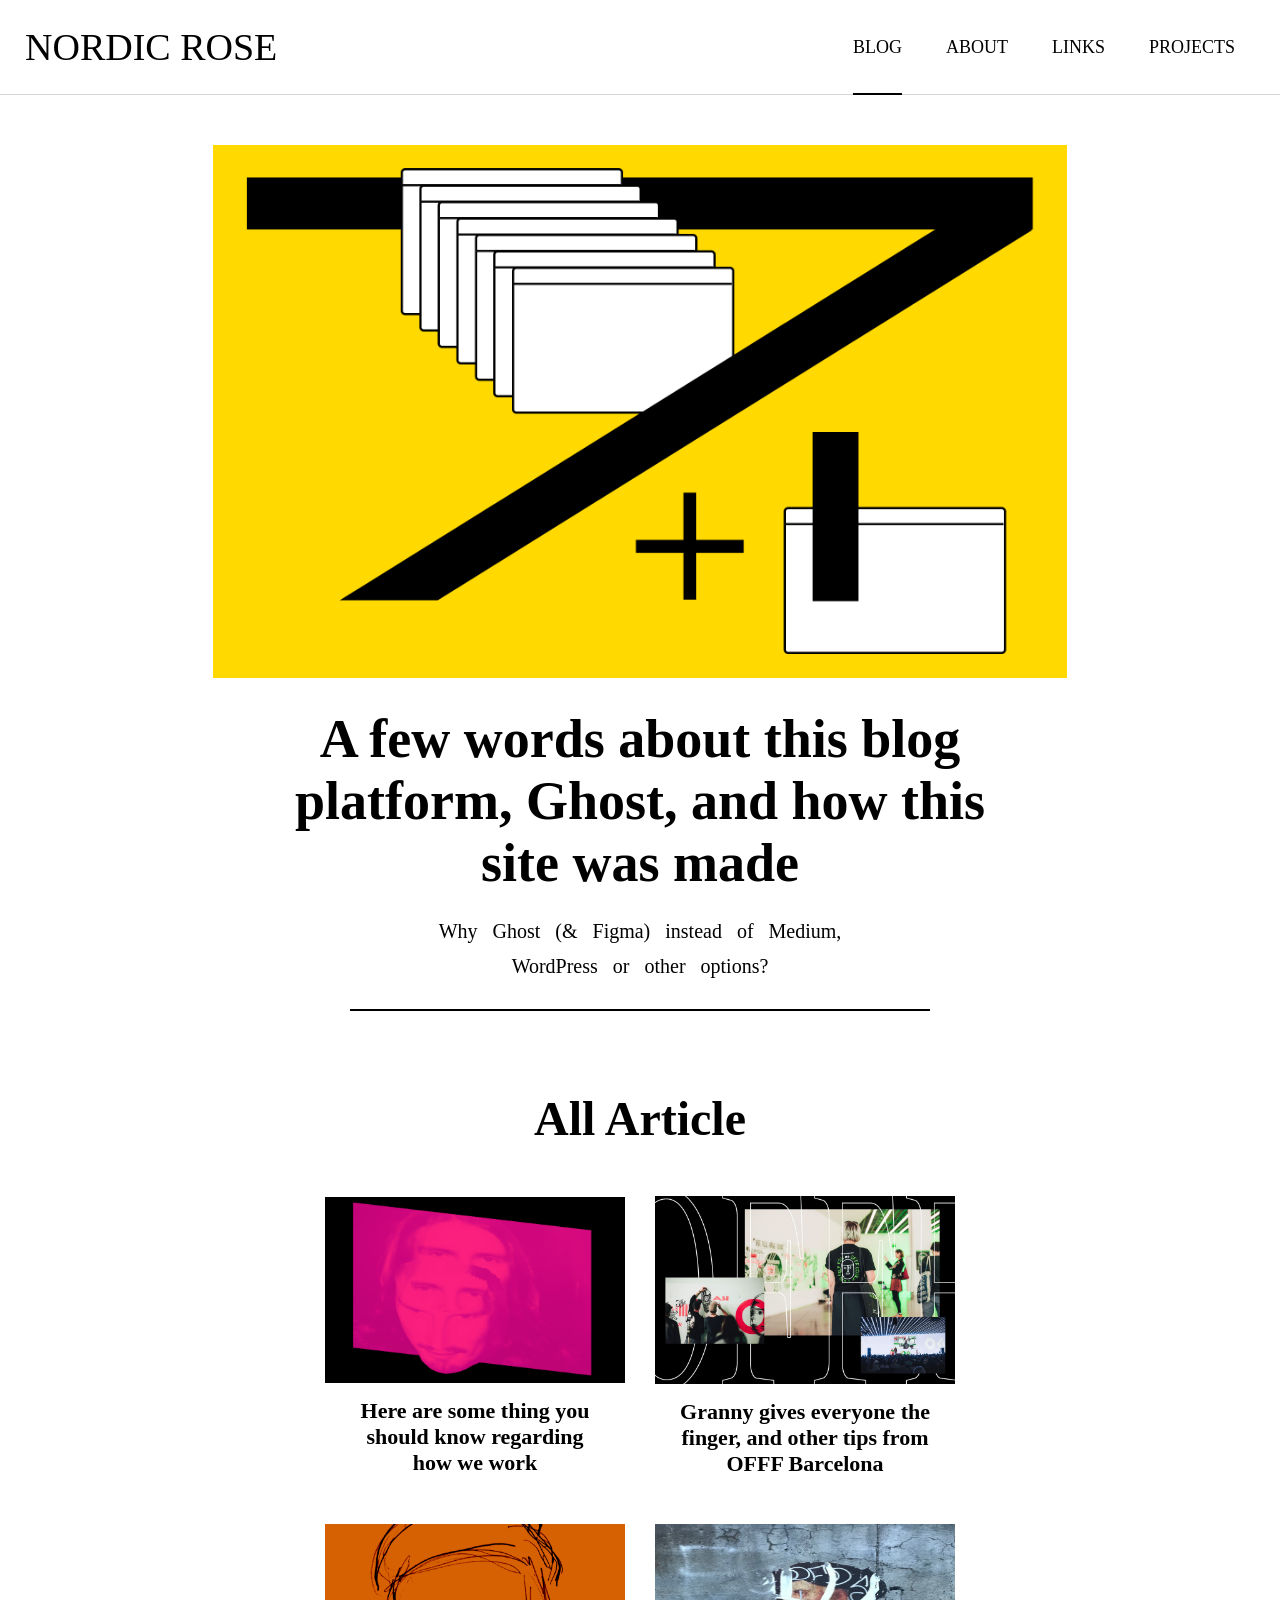
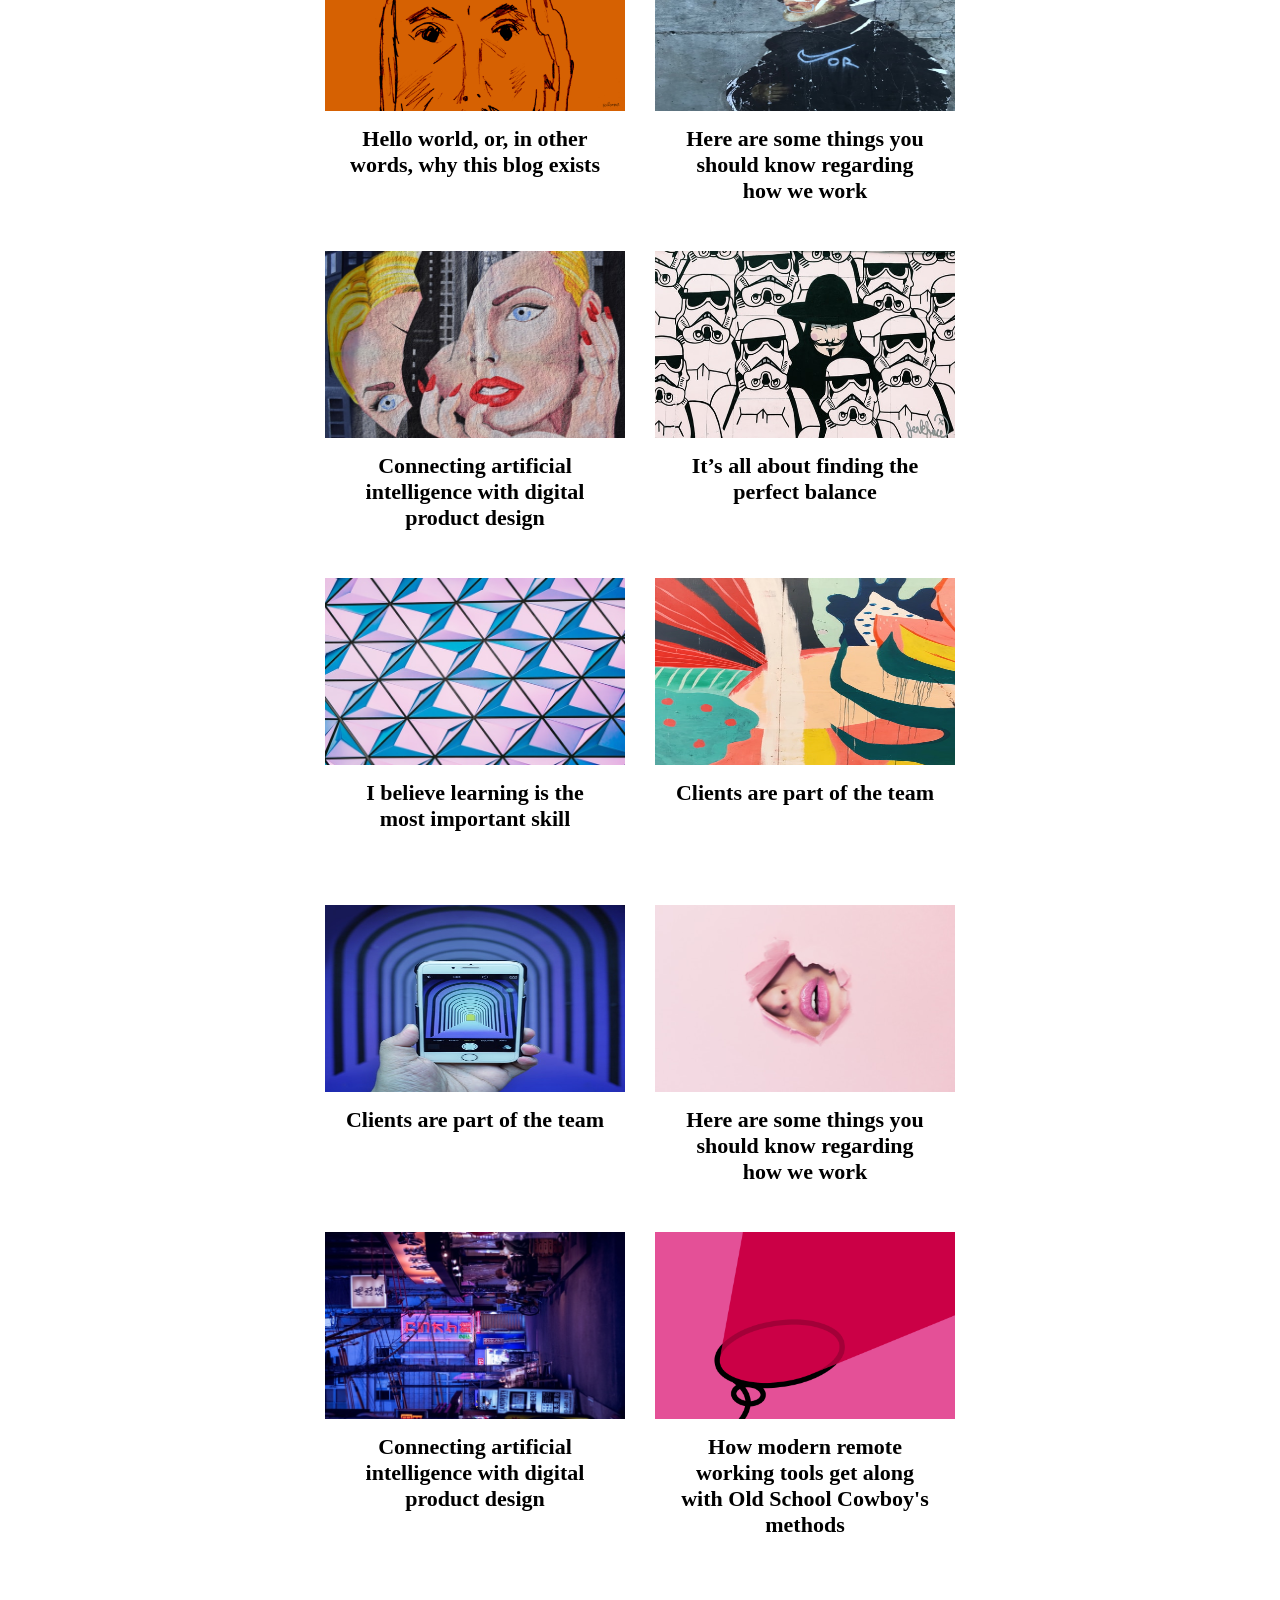
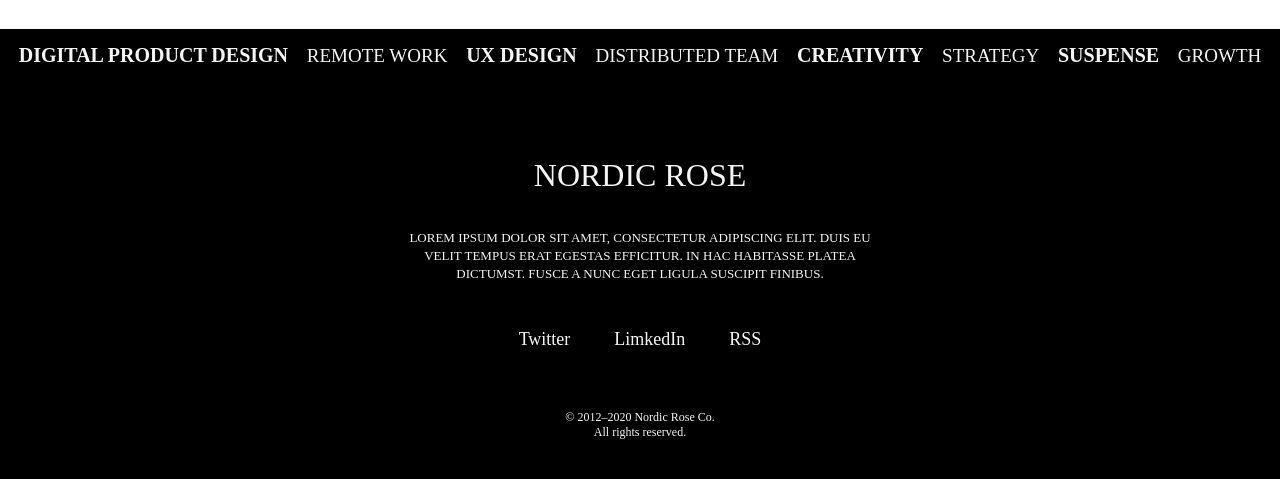
<file: index.html>
<!DOCTYPE html>
<html lang="en">
<head>
    <meta charset="UTF-8">
    <meta name="viewport" content="width=device-width, initial-scale=1.0">
    <title>figma
        
    </title>
    <link rel="stylesheet" href="style.css">
</head>
<body>
    <header>
        <a href="" class="logo">NORDIC ROSE</a>
            <ul>
                <li><a href="blog.html" class="line">BLOG</a></li>
                <li><a href="#">ABOUT</a></li>
                <li><a href="#">LINKS</a></li>
                <li><a href="#">PROJECTS</a></li>
            </ul>
    </header>

    <div class="banner">
        <img src="./img hero.png" alt="">
        <h2>
            A few words about this blog platform, Ghost, and how this site was made
        </h2>
        <p>Why Ghost (& Figma) instead of Medium,<br> WordPress or other options?</p>
    </div>

    <div id="boder"></div>
    
    <h2 id="heading-2">All Article</h2>

        <div class="rows">
            <span>
                <img src="./img-1.png" alt="" height="186">
                <h2>Here are some thing you should know regarding how we work </h2>
            </span>
            <span>
                <img src="./img-2.png" alt="">
                <h2>Granny gives everyone the finger, and other tips from OFFF Barcelona</h2>
            </span>
        </div>

        <div class="rows">
            <span>
                <img src="./img-3.png" alt="">
                <h2>Hello world, or, in other words, why this blog exists </h2>
            </span>
            <span>
                <img src="./img-4.jpg" alt="" height="187">
                <h2>Here are some things you should know regarding how we work </h2>
            </span>
        </div>

        <div class="rows">
            <span>
                <img src="./img-5.jpg" alt="" height="187">
                <h2>Connecting artificial intelligence with digital product design</h2>
            </span>
            <span>
                <img src="./img-6.jpg" alt="" height="187">
                <h2>It’s all about finding the perfect balance</h2>
            </span>
        </div>

        <div class="rows">
            <span>
                <img src="./img-7.jpg" alt="" height="187">
                <h2>I believe learning is the most important skill</h2>
            </span>
            <span>
                <img src="./img-8.jpg" alt="" height="187">
                <h2>Clients are part of the team</h2>
            </span>
        </div>

        <div class="rows">
            <span>
                <img src="./img-9.jpg" alt="" height="187">
                <h2>Clients are part of the team</h2>
            </span>
            <span>
                <img src="./img-10.jpg" alt="" height="187">
                <h2>Here are some things you should know regarding how we work </h2>
            </span>
        </div>

        <div class="rows">
            <span>
                <img src="./img-11.jpg" alt="" height="187">
                <h2>Connecting artificial intelligence with digital product design</h2>
            </span>
            <span>
                <img src="./img-12.png" alt="" height="187">
                <h2>How modern remote working tools get along with Old School Cowboy's methods</h2>
            </span>
        </div>

    <footer>
        <div>
            <p>
                <span class="bold">digital product design</span>
                <span>remote work</span>
                <span class="bold">ux design</span>
                <span>distributed team</span>
                <span class="bold">creativity</span>
                <span>strategy</span>
                <span class="bold">suspense</span>
                <span>growth</span>
            </p>
            <h1 class="logo"> NORDIC ROSE</h1>
            <p class="detail">
                Lorem ipsum dolor sit amet, consectetur adipiscing elit. Duis eu velit tempus erat egestas efficitur. In hac habitasse platea dictumst. Fusce a nunc eget ligula suscipit finibus. 
            </p>
            <div class="link">
                <a href="#">Twitter</a>
                <a href="#">LimkedIn</a>
                <a href="#">RSS</a>
            </div>
        </div>
        <p>
            © 2012–2020 Nordic Rose Co. <br>
            All rights reserved. 
        </p>
    </footer>    
    </body>
</html>
</file>
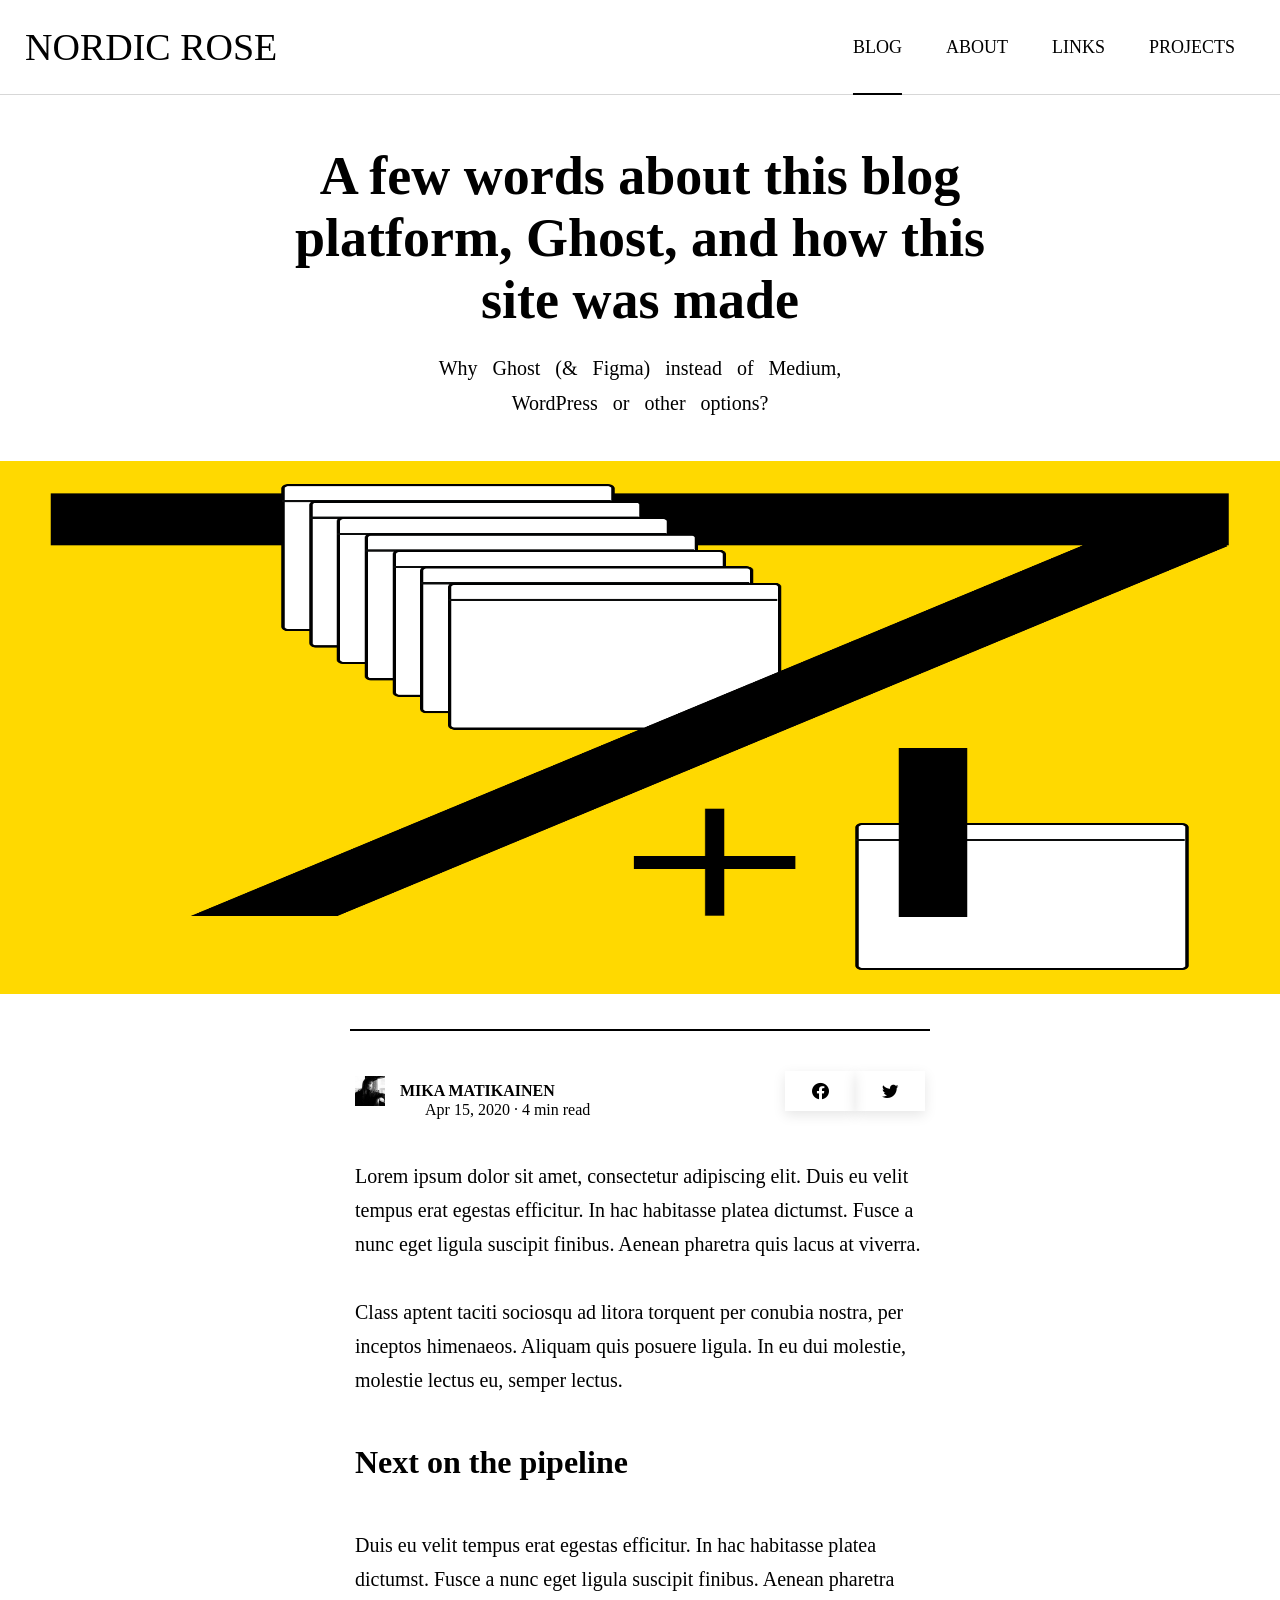
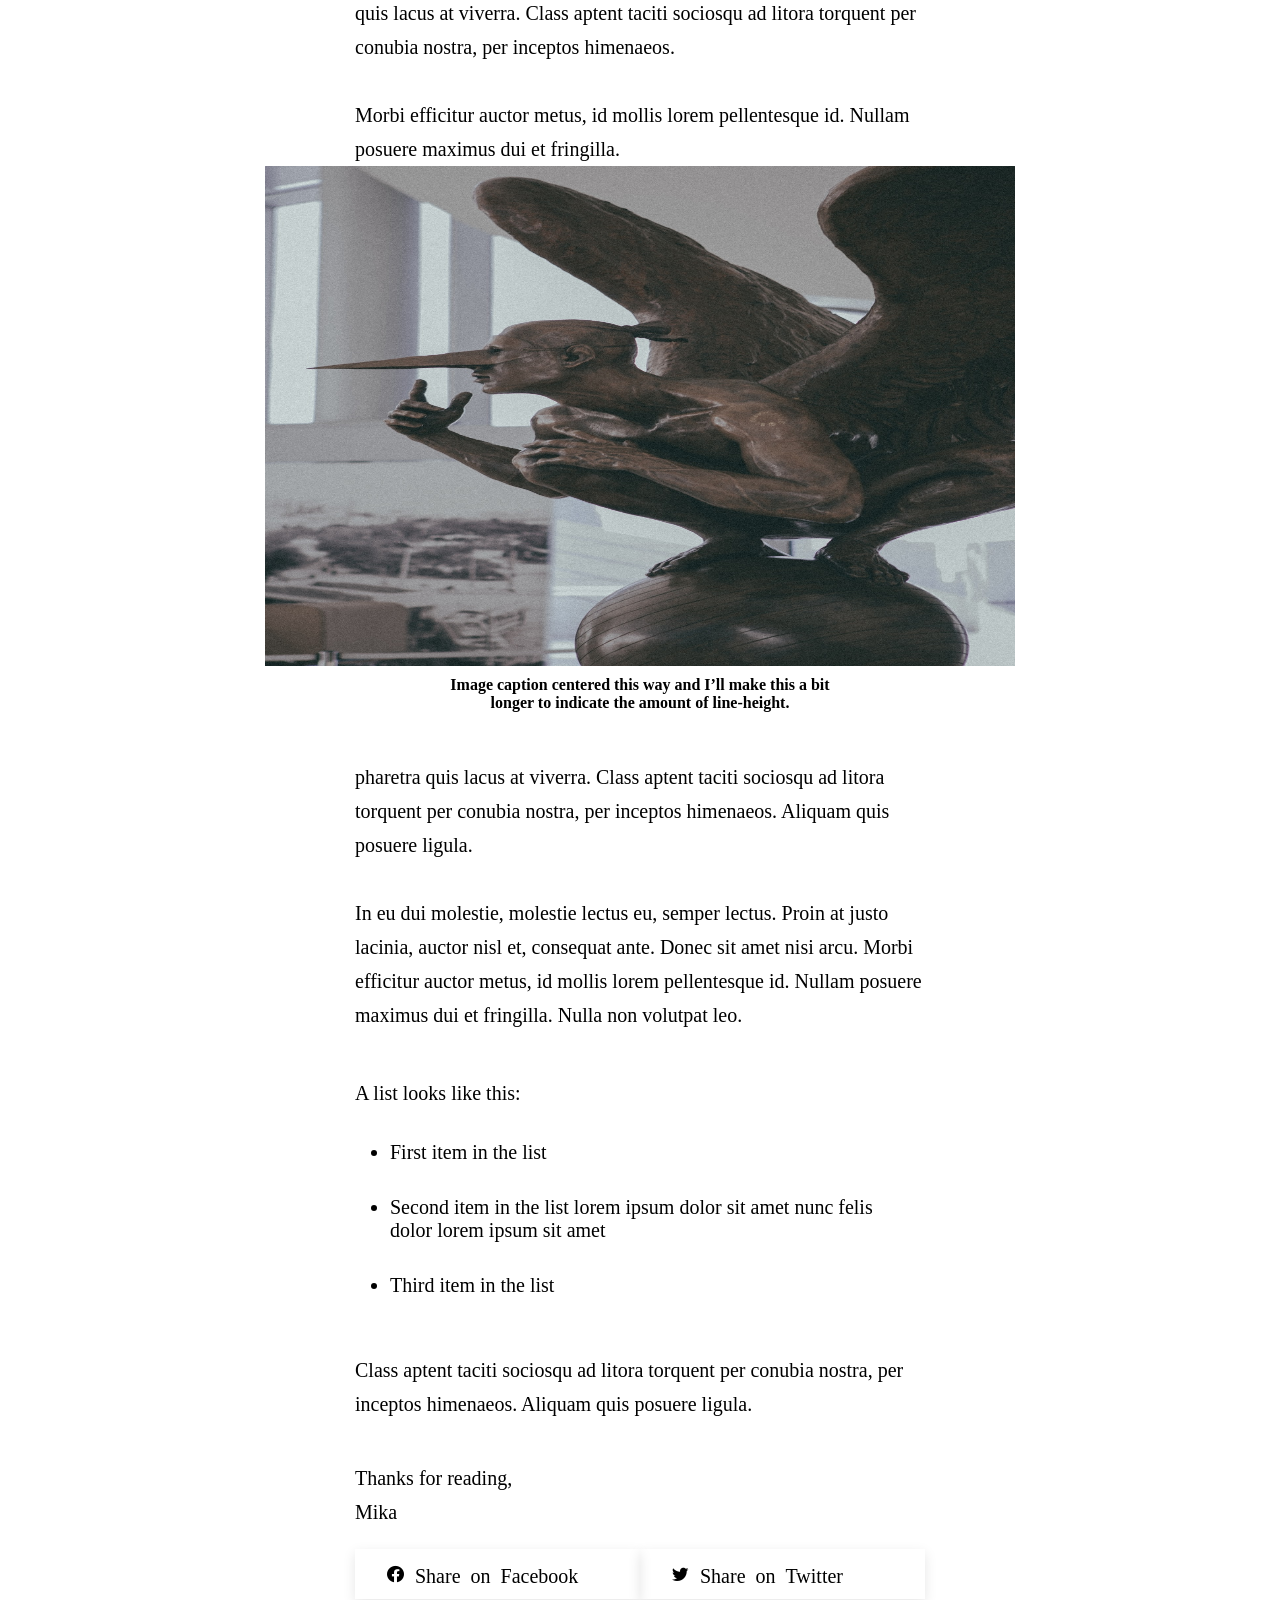
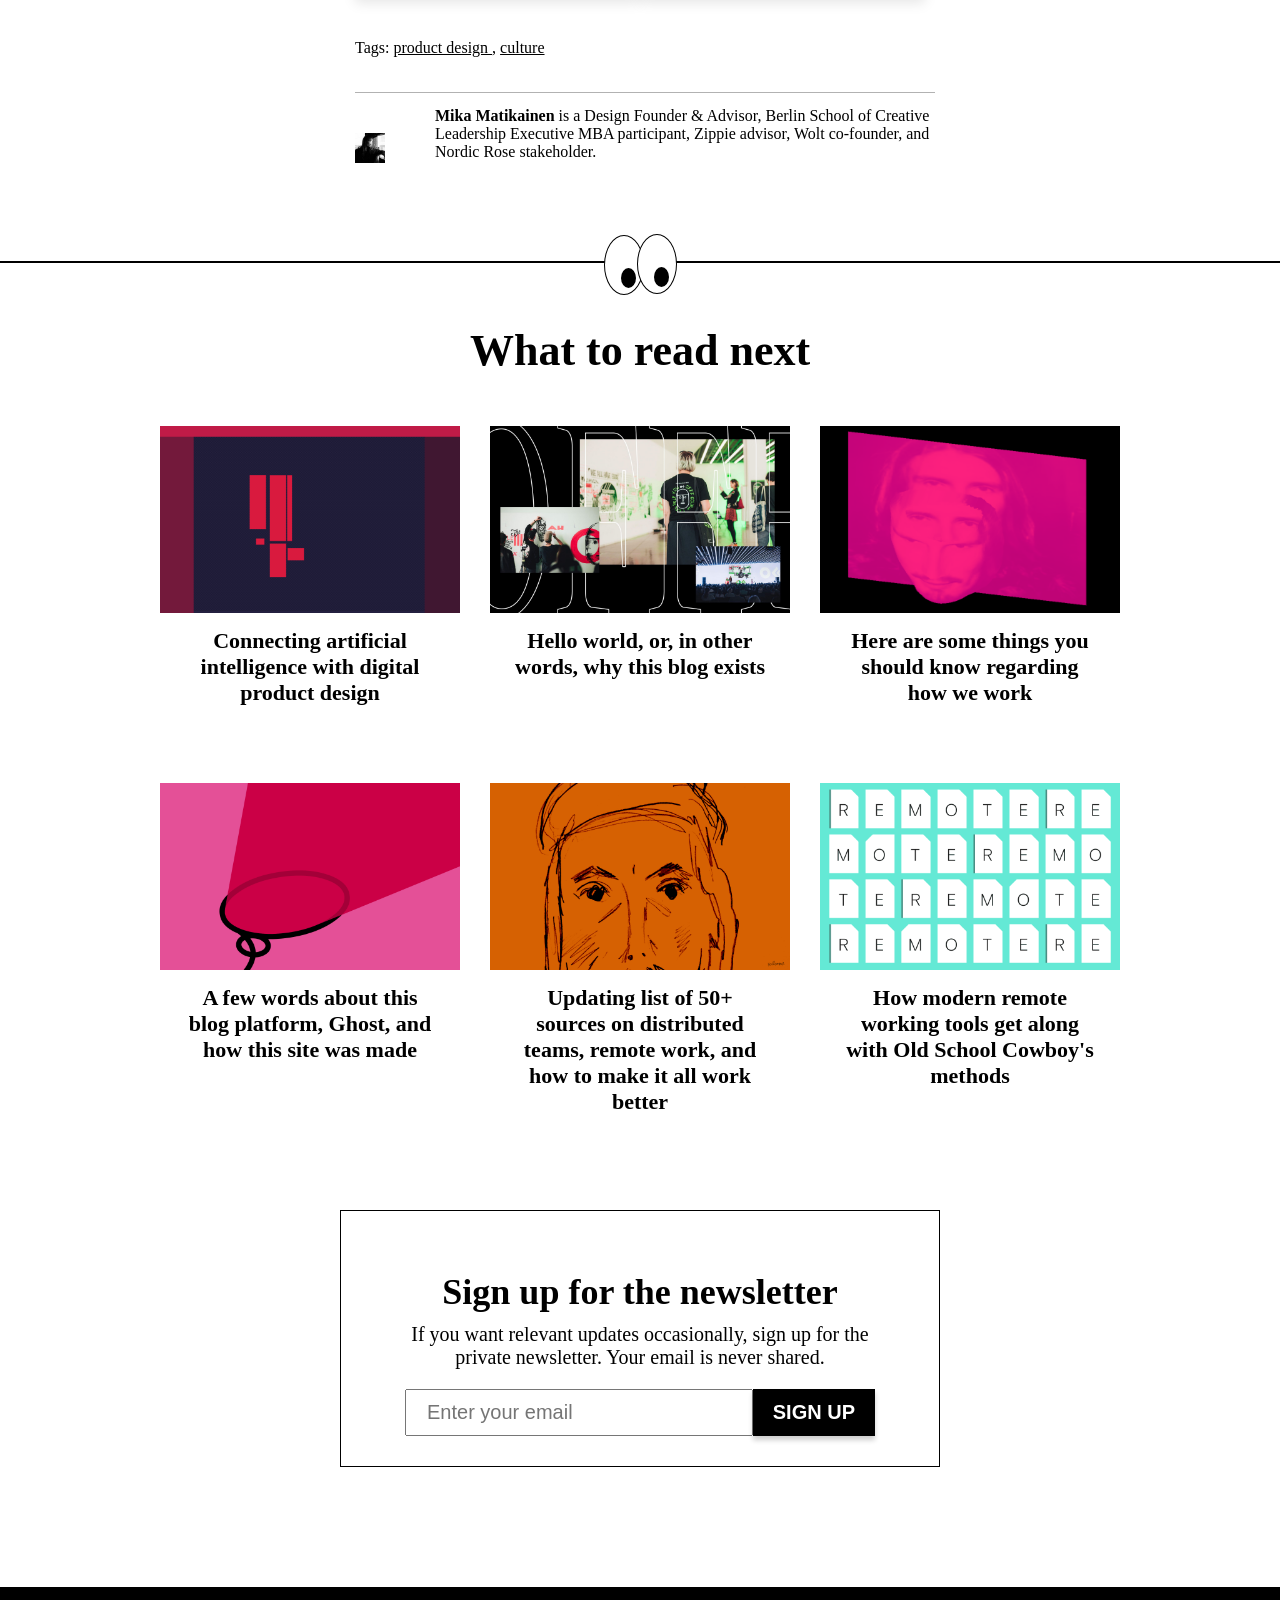
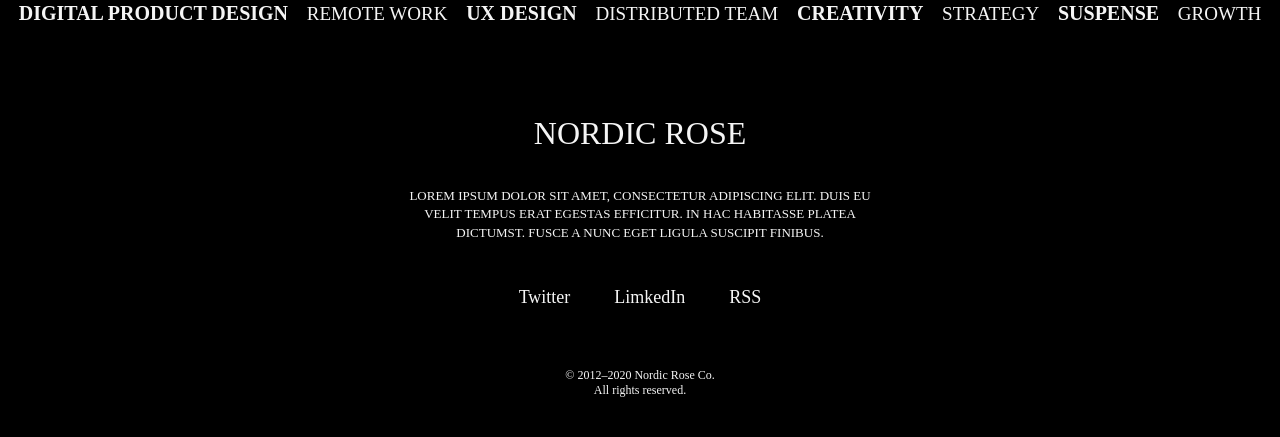
<file: blog.html>
<!DOCTYPE html>
<html lang="en">
<head>
    <meta charset="UTF-8">
    <meta name="viewport" content="width=device-width, initial-scale=1.0">
    <title>blog</title>
    <link rel="stylesheet" href="style.css">
    <link href='https://unpkg.com/boxicons@2.1.4/css/boxicons.min.css' rel='stylesheet'>
</head>
<body>
    <header>
        <a href="" class="logo">NORDIC ROSE</a>
            <ul>
                <li><a href="#" class="line">BLOG</a></li>
                <li><a href="#">ABOUT</a></li>
                <li><a href="#">LINKS</a></li>
                <li><a href="#">PROJECTS</a></li>
            </ul>
    </header>

    <div class="banner">
        <h2>
            A few words about this blog platform, Ghost, and how this site was made
        </h2>
        <p>Why Ghost (& Figma) instead of Medium,<br> WordPress or other options?</p>
        <img src="./image-2.png" alt=" "  class="img-banner">
    </div>

    <div id="boder"></div>

    <div class="blog-writer">
        <div>
            <span>
                <img src="./maks group.png" alt="" height="30" width="30">
                <h3>Mika MAtikainen</h3>
            </span>
            <span>
                <i class='bx bxl-facebook-circle'></i>
                <i class='bx bxl-twitter' ></i>
            </span>
        </div>

        <p>Apr 15, 2020 · 4 min read</p>

        <p class="blog">
            Lorem ipsum dolor sit amet, consectetur adipiscing elit. Duis eu velit tempus erat egestas efficitur. In hac habitasse platea dictumst. Fusce a nunc eget ligula suscipit finibus. Aenean pharetra quis lacus at viverra. <br><br>
            Class aptent taciti sociosqu ad litora torquent per conubia nostra, per inceptos himenaeos. Aliquam quis posuere ligula. In eu dui molestie, molestie lectus eu, semper lectus. 
        </p>

        <h2>Next on the pipeline</h2>
        <p class="blog">
            Duis eu velit tempus erat egestas efficitur. In hac habitasse platea dictumst. Fusce a nunc eget ligula suscipit finibus. Aenean pharetra quis lacus at viverra. Class aptent taciti sociosqu ad litora torquent per conubia nostra, per inceptos himenaeos. <br><br>
            Morbi efficitur auctor metus, id mollis lorem pellentesque id. Nullam posuere maximus dui et fringilla. 
        </p>
    
    </div>

    <img src="./image-1.jpg" alt="" height="350"  class="blog-image">

    <p class="blog-img-captiom">
        Image caption centered this way and I’ll make this a bit longer to indicate the amount of line-height.
     </p>

     <div class="blog-writer">
        <p class="blog">
            pharetra quis lacus at viverra. Class aptent taciti sociosqu ad litora torquent per conubia nostra, per inceptos himenaeos. Aliquam quis posuere ligula. <br><br>
            In eu dui molestie, molestie lectus eu, semper lectus. Proin at justo lacinia, auctor nisl et, consequat ante. Donec sit amet nisi arcu. Morbi efficitur auctor metus, id mollis lorem pellentesque id. Nullam posuere maximus dui et fringilla. Nulla non volutpat leo.
        </p>
        <h4>
            A list looks like this:
        </h4>
        <ul> 
            <li>First item in the list</li>
            <li>Second item in the list lorem ipsum dolor sit amet nunc felis dolor lorem ipsum sit amet</li>
            <li>Third item in the list</li>
        </ul>
        <p class="blog">
            Class aptent taciti sociosqu ad litora torquent per conubia nostra, per inceptos himenaeos. Aliquam quis posuere ligula. 
        </p>
        <p class="blog">
            Thanks for reading, <br> Mika
        </p>
        <span class="share">
            <i class='bx bxl-facebook-circle'> Share on Facebook</i>
            <i class='bx bxl-twitter' > Share on Twitter</i>
        </span>
        <p id="tag">
            Tags: 
            <span>
                product design    
            </span>
            , 
            <span>
                culture
            </span>
        </p>
        <p id="boder"></p>
     </div>

        <div class="container">
            <span>
                <img src="./maks group.png" alt="" height="30" width="30">
                <p class="writer-detail">
                <span>Mika Matikainen</span> is a Design Founder & Advisor, Berlin School of Creative Leadership Executive MBA participant, Zippie advisor, Wolt co-founder, and Nordic Rose stakeholder.  
                </p>
            </span>
    </div>    

    <p id="line"></p>

    <div class="eyes">
        <div id="oval-1">
            <div class="oval"></div>
        </div>
        <div id="oval-2">
            <div class="oval"></div>
        </div>
    </div>

    <h2 id="heading-3">What to read next</h2>

    <div class="rows">
            <span>
                <img src="./image-2 (3).png" alt="" height="187">
                <h2>Connecting artificial intelligence with digital product design</h2>
            </span>
            
            <span>
                <img src="./image-3.png" alt="" height="187">
                <h2>Hello world, or, in other words, why this blog exists</h2>
            </span>

            <span>
                <img src="./image-4.png" alt="" height="187">
                <h2>Here are some things you should know regarding how we work </h2>
            </span>

            <span>
                <img src="./image-5.png" alt="" height="187">
                <h2>A few words about this blog platform, Ghost, and how this site was made</h2>
            </span>
            
            <span>
                <img src="./image-6.png" alt="" height="187">
                <h2>Updating list of 50+ sources on distributed teams, remote work, and how to make it all work better</h2>
            </span>

            <span>
                <img src="./image-7.png" alt="" height="187">
                <h2>How modern remote working tools get along with Old School Cowboy's methods</h2>
            </span>

    </div>

    <div class="sign-up">
        <h2>Sign up for the newsletter</h2>
        <p>
            If you want relevant updates occasionally, sign up for the private newsletter. Your email is never shared. 
        </p>
        <span>
            <input type="email" placeholder="Enter your email" id="email" required>
            <input type="button" id="btn" value="SIGN UP">
        </span>
    </div>

        <footer>
        <div>
            <p>
                <span class="bold">digital product design</span>
                <span>remote work</span>
                <span class="bold">ux design</span>
                <span>distributed team</span>
                <span class="bold">creativity</span>
                <span>strategy</span>
                <span class="bold">suspense</span>
                <span>growth</span>
            </p>
            <h1 class="logo"> NORDIC ROSE</h1>
            <p class="detail">
                Lorem ipsum dolor sit amet, consectetur adipiscing elit. Duis eu velit tempus erat egestas efficitur. In hac habitasse platea dictumst. Fusce a nunc eget ligula suscipit finibus. 
            </p>
            <div class="link">
                <a href="#">Twitter</a>
                <a href="#">LimkedIn</a>
                <a href="#">RSS</a>
            </div>
        </div>
        <p>
            © 2012–2020 Nordic Rose Co. <br>
            All rights reserved. 
        </p>
    </footer>
</body>
</html>
</file>
<file: style.css>
*{
    margin: 0;
    padding: 0; 
    box-sizing: border-box;
    list-style: none;
    text-decoration: none;
}
/* ----------------------------------------------------header start------------------------------------------------ */
header{
    display: flex;
    justify-content: space-between;
    align-items: center;
    border-bottom: 1px solid #00000028;
    padding: 25px;
}
header .logo{
    font-size: 38px;
    font-weight: 500;
}
header a{
    color: #000000;
}
header ul li{
    display: inline;
    padding: 0px 20px;
}
header ul li a{
    font-size: 18px;
} 
header .line{
    text-decoration:  2px underline ;
    text-underline-offset: 40px;
} 
/* ----------------------------------------------------header end------------------------------------------------ */

/* ----------------------------------------------------banner start------------------------------------------------ */
.banner {
    display: flex;
    flex-direction: column;
    align-items: center;
    padding: 50px 0px;
}
.banner img{
    width: 854px;
    height: 533px;
    margin-bottom: 30px;
}
.banner h2{
    font-size: 54px;
    width: 700px;
    text-align: center;
    font-weight: 700;
}
.banner p{
    padding: 20px;
    font-size: 20px;
    font-weight: 400;
    text-align: center;
    word-spacing: 10px;
    line-height: 35px;
}
#boder{
    border-top: 2px solid #000000 ;
    width: 580px;
    margin: auto;
    margin-top: -45px;
}
#heading-2{
    text-align: center;
    margin-top: 80px;
    font-size: 48px;
    font-weight: 700;
}
/* ----------------------------------------------------banner end------------------------------------------------ */

/* ----------------------------------------------------article limks section start------------------------------------------------ */
.rows{
    display: flex;
    gap: 30px;
    justify-content: center;
    align-items: center;
    flex-direction: row;
    flex-wrap: wrap;
}
.rows span{
    margin-top: 50px;
    display: flex;
    flex-direction: column;
    justify-content: center;
    align-items: center;
    
}
.rows img{
    width: 300px;
    height: 170;
}
.rows h2{
    margin-top: 15px;
    text-align: center;
    width: 260px;
    height: 75px;
    font-size: 22px;
   font-weight: 600; 
}
/* ----------------------------------------------------article limks section end--------------------------------------------------- */

/* ----------------------------------------------------second page start--------------------------------------------------- */
.banner .img-banner{
    margin-top: 20px;
    width: 100%;
}
.blog-writer{
    max-width: 570px;
    margin: auto;
    margin-top: 40px;
}
.blog-writer div {
    
    display: flex;
    justify-content: space-between;
}
.blog-writer span{
    display: flex;
    justify-content: center;
    align-items: center;
}
.blog-writer h3{
    font-weight: 700;
    font-size: 16px;
    letter-spacing: 5%;
    text-transform: uppercase;
    margin-left: 15px;
}
.blog-writer span i {
    padding: 10px 25px;
    box-shadow: rgba(0, 0, 0, 0.1) 0px 4px 12px;
    font-size: 20px;
}
.blog-writer p{
    margin-left: 70px ;
    margin-top: -10px;
    font-weight: 400;
    font-size: 16px;
}
.blog-writer .blog{
    margin: auto;
    margin-top: 40px;
    width: 100%;
    font-weight: 400;
    font-size: 20px;
    line-height: 170%; 
}
.blog-writer h2{
    margin-top: 40px;
    font-weight: 700;
    font-size: 32px;
    line-height: 160%;
}
.blog-image{
    display: block;
    width: 750px;
    height: 500px;
    margin: auto;
}
.blog-img-captiom{
    margin: auto;
    margin-top: 10px;
    text-align: center;
    width: 410px;
    height: 44px;
    font-weight: 600;
    font-size: 16px;
    /* line-height: 140%; */
}
.blog-writer h4{
    margin-top: 50px;
    margin-bottom: 20px;
    font-weight: 400;
    font-size: 20px;
}
.blog-writer ul{
    margin: auto;
    max-width: 500px;
}
.blog-writer ul li{
    list-style: disc;
    font-weight: 400;
    font-size: 20px;
    padding: 16px 0;
}
.blog-writer .share i{
    width: 100%;
    margin-top: 20px;
    padding: 15px 30px;
}
.blog-writer #tag{
    margin: auto;
    margin-top: 40px;
    width: 100%;
    font-weight: 500;
    font-size: 16px;
    letter-spacing: 3%;
    
}
.blog-writer #tag span{
    display: inline;
    text-decoration: underline;
}
.blog-writer #boder{
    border-top: 1px solid #0000004d ;
    width: 580px;
    margin: auto;
    margin-top: 35px;
}
.container{
    max-width: 570px;
    margin: auto;
    margin-top: 40px;

}
.writer-detail{
    
    width: 500px;
    width: 500;
    font-weight: 400;
    font-size: 16px;
    margin-top: -60px;
    margin-left: 80px;
}
.writer-detail span{
    display: inline;
    font-weight: 700;
    font-size: 16px;
    letter-spacing: 5%;
}
#line{
    margin-top: 100px;
    border-bottom: 2px solid #000000;
}
.eyes{
    display: flex;
    justify-content: center;
    align-items: center;
    max-width: fit-content;
    margin: -20px auto;
}
#oval-1{
    margin-top: 2px;
    height: 40px;
    width: 60px;
    background-color: #ffffff;
    border: 1.9px solid #000000;
    transform: rotate(90deg);
    border-radius: 50%;
}
#oval-2{
    margin-left: -27px;
    height: 40px;
    width: 60px;
    border: 1.9px solid #000000;
    background-color: #ffffff;
    transform: rotate(90deg);
    border-radius: 50%;
}
.oval{
    margin-top: 7px;
    margin-left: 32px;
    height: 15px;
    width: 20px;
    background-color: #000000;
    border-radius: 50%;
}
#heading-3{
    margin-top: 60px;
    font-weight: 700;
    font-size: 44px;
    text-align: center;
}
.sign-up{
    max-width: 600px;
    height: 300;
    margin: auto;
    margin-top: 150px;
    border: 1px solid #000000;
    padding-top: 60px;
    padding-bottom: 30px;
}
.sign-up h2{
    text-align: center;
    font-weight: 700;
    font-size: 36px;
}
.sign-up p{
    margin: auto;
    text-align: center;
    font-weight: 400;
    font-size: 20px;
    margin-top: 10px;
    margin-bottom: 20px;
    width: 470px;
}
.sign-up span{
    display: flex;
    justify-content: center;
    align-items: center;
    width: 470px;
    margin: auto;
}
.sign-up span #email{
    width: 80%;
    font-size: 20px;
    font-weight: 400;
    color: black;
    padding: 10px 20px;
}
.sign-up span input:placeholder-shown{
    color: aqua;
    font-size: 20px;
    font-weight: 400;
}
.sign-up span #btn{
    background-color: #000000;
    color: #ffffff;
    font-weight: 700;
    font-size: 20px;
    padding: 12px 20px;
    box-shadow: 0 4px 5px rgba(0,0,0,0.2);
    border: none;
}
.sign-up span #btn:hover{
    box-shadow: 0 10px 5px rgba(0,0,0,0.2);
    background-color: #fff;
    color: #000000;
}
/* ----------------------------------------------------second page end--------------------------------------------------- */

/* -------------------------------------------------------------foooter start------------------------------------------------------ */
footer{
    margin-top: 120px;
    background-color: #000000;
    color: whitesmoke;
    height: 450px;
}
footer div p{
    /* display: flex; */
    /* gap: 15px; */
    text-align: center;
    padding-top: 15px;
    font-size: 19px;
    letter-spacing: 10%;
    text-transform: uppercase;
}
footer div p span{
    padding: 0px 7px ;
}
footer div .bold{
    font-size: 20px;
    font-weight: 900;
    letter-spacing: 10%;
    text-transform: uppercase;
}
footer div .logo{
    text-align: center;
    margin-top: 90px;
    font-size: 32px;
    font-weight: 500;
}
footer div .detail{
    width: 500px;
    height: 80px;
    font-size: 13px;
    line-height: 140%;
    margin: 0 auto;
    margin-top: 20px;
}
footer .link{
    margin: 35px 0px;
    text-align: center;
}
footer .link a{
    font-weight: 500;
    font-size: 18px;
    padding: 0 20px;
    color: whitesmoke;
}
footer .link a:hover{
    text-decoration: underline;
    /* color: whitesmoke; */
}
footer p{
    text-align: center;
    font-size: 12px;
    font-weight: 500;
    margin-top: 60px;
}
/* -----------------------------------------------------------foooter end------------------------------------------------------------*/
</file>
